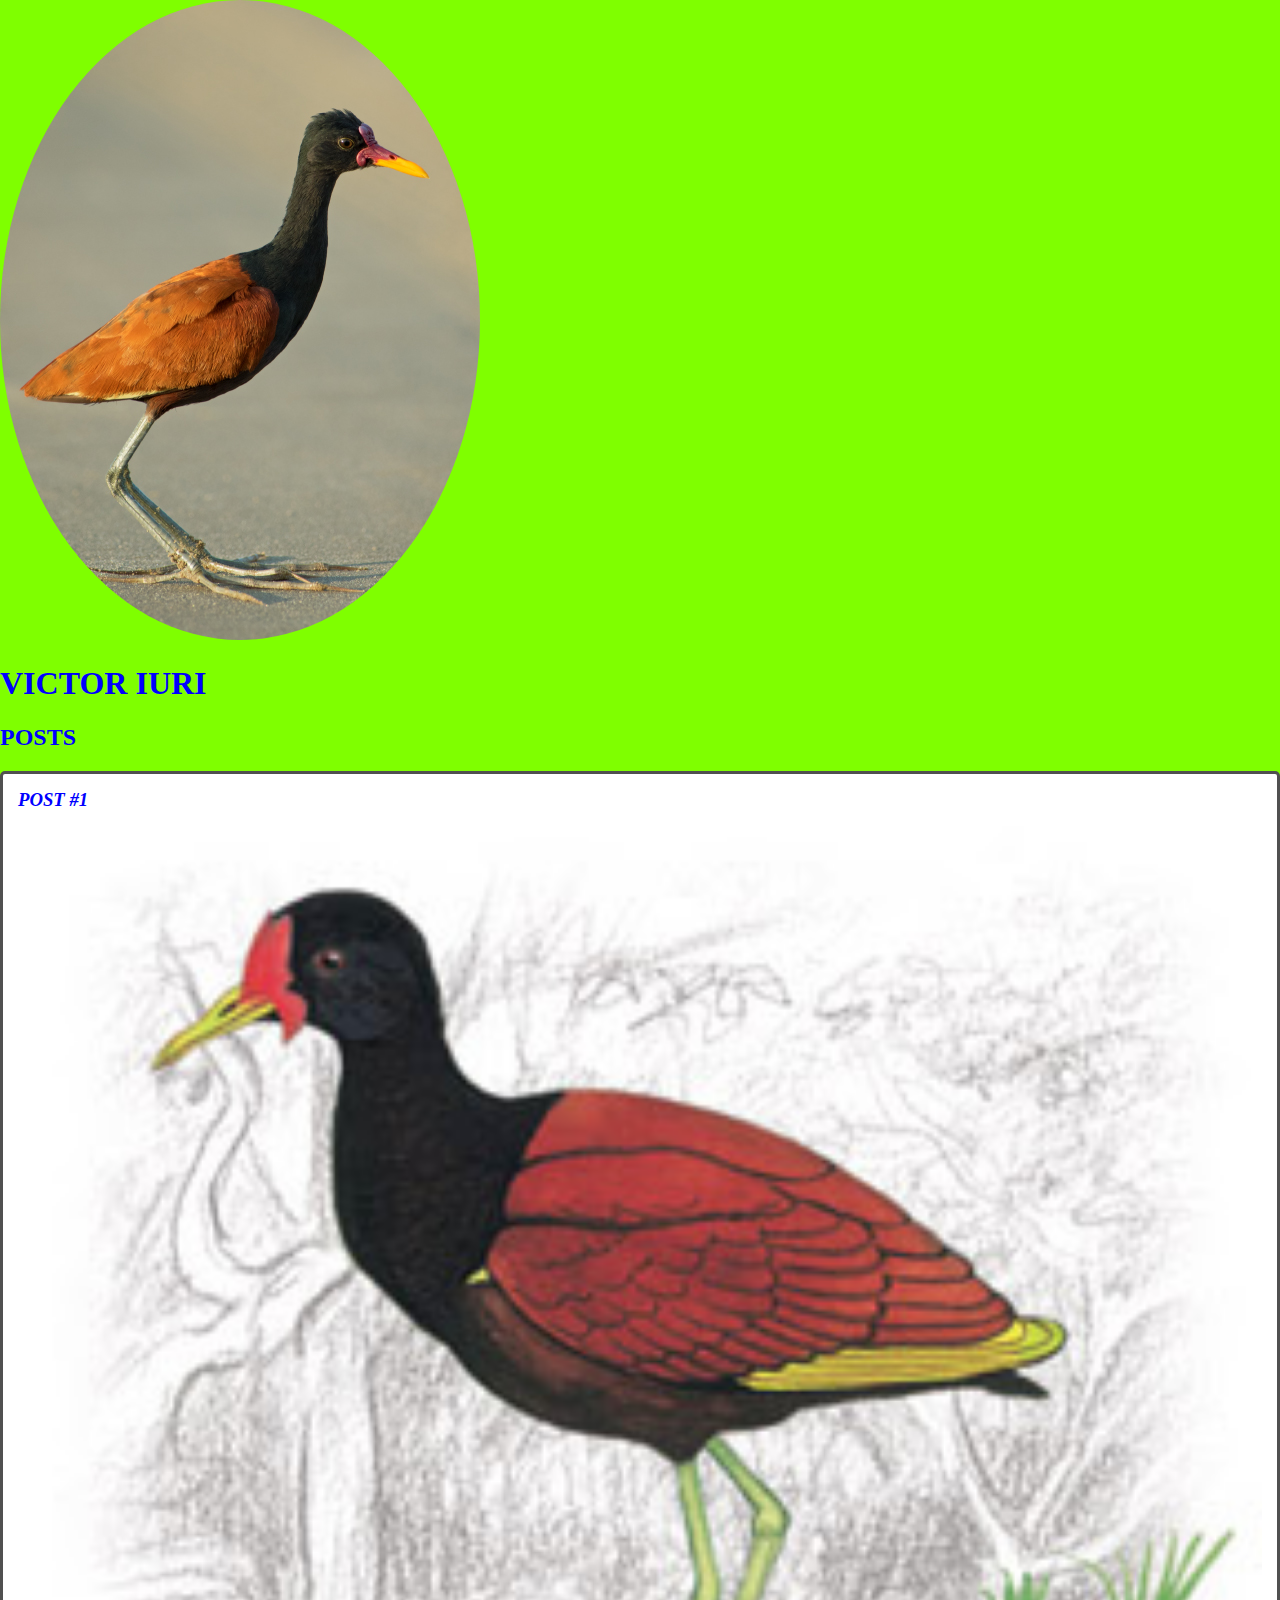
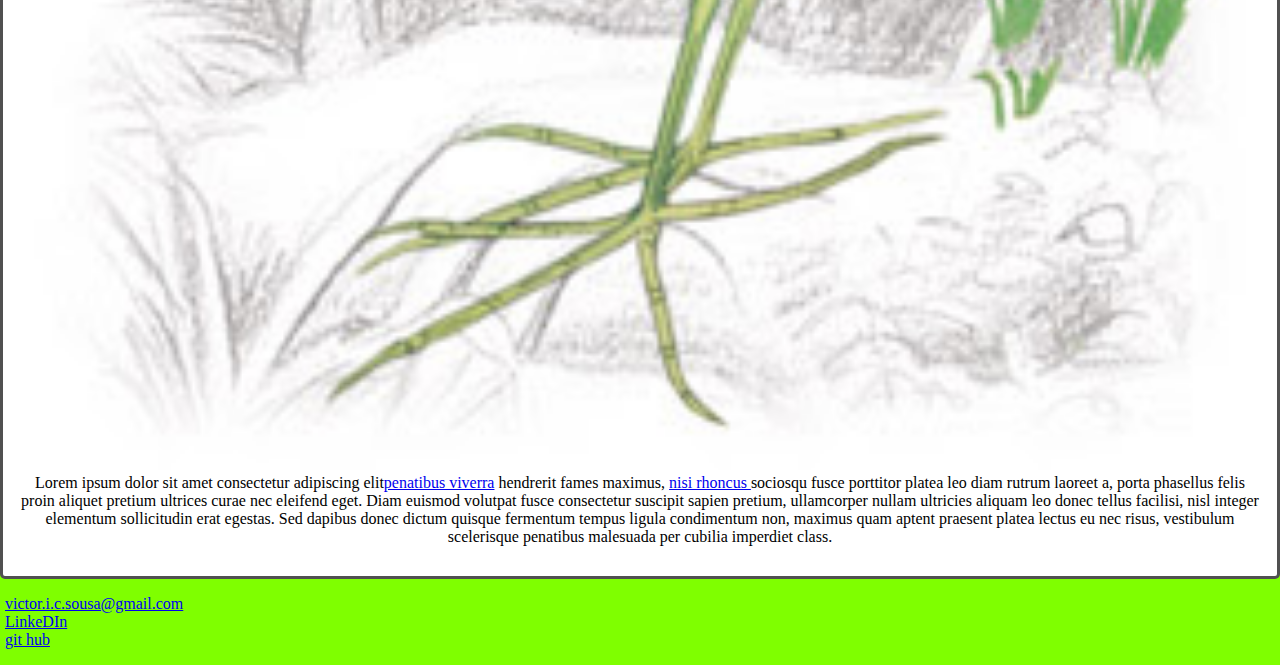
<file: Spread Fullstack Developer/HTML/index.html>
<!DOCTYPE html>
<html>
    <head>
        <meta charset="utf-8">
        <title>Victor Iuri</title>
        <link rel="stylesheet" href="style.css">
    </head>
    <body>
        <header>
            <img src="H.jpg" alt="Jaçanã" class = "photo">
            <h1 id="title">Victor Iuri</h1>
        </header>
        <section>
            <header>
                <h2 class="subtitle">Posts</h2>
            </header>
            <article class="post">
                <header>
                    <h3 class="post_title"> Post #1</h3>
                    <img src="J.jpg" alt = "Jaçanã" class="image">
                </header>
                <p class="post_content" >
                   Lorem ipsum dolor sit amet consectetur adipiscing elit<a href = "https://www.linkedin.com/in/victor-sousa-677912125/" target="_blank">penatibus viverra</a> hendrerit fames maximus, <a href = "mailto:victor.i.c.sousa@gmail.com"> nisi rhoncus  </a>sociosqu fusce porttitor platea leo diam rutrum laoreet a, porta phasellus felis proin aliquet pretium ultrices curae nec eleifend eget. Diam euismod volutpat fusce consectetur suscipit sapien pretium, ullamcorper nullam ultricies aliquam leo donec tellus facilisi, nisl integer elementum sollicitudin erat egestas. Sed dapibus donec dictum quisque fermentum tempus ligula condimentum non, maximus quam aptent praesent platea lectus eu nec risus, vestibulum scelerisque penatibus malesuada per cubilia imperdiet class.
                </p>
            </article>
        </section>
        <footer>
           <ul class="list">
                <li>
                    <a href="mailto:victor.i.c.sousa@gmail.com" target="_blank">victor.i.c.sousa@gmail.com</a>
                </li>
                <li>
                    <a href="https://www.linkedin.com/in/victor-sousa-677912125/" target="_blank">LinkeDIn</a>
                </li>
                <li>
                    <a href="https://github.com/souiuri" target="_blank">git hub</a>
                </li>
           </ul>
        </footer>
    </body>
</html>
</file>
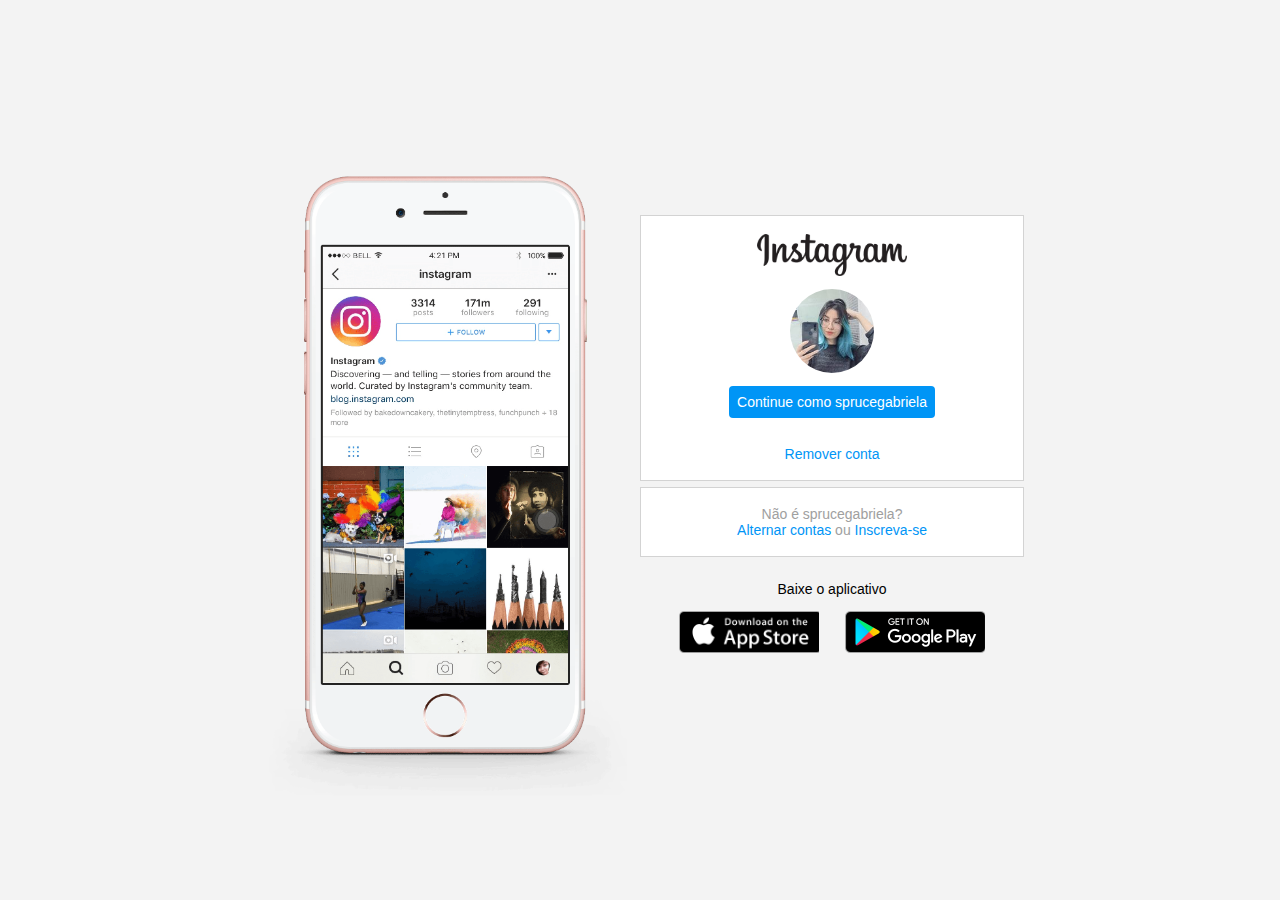
<file: Spread Fullstack Developer/FLEXBOX/INSTAGRAM/index.html>
<!DOCTYPE html>
<html lang="en">
<head>
    <meta charset="UTF-8">
    <meta name="viewport" content="width=device-width, initial-scale=1.0">
    <link rel="stylesheet" href="style.css">
    <title>Instagram</title>
</head>
<body>
    <div class="instagram-wrapper">
        <div class="instagram-phone">
            <img src="./img/instagram-celular.png" alt="celular">
        </div>
        <div class="instagram-continue">
            <div class="group">
                <img src="./img/instagram-logo.png" class="instagram-logo" alt="instagram logo">
                <div class="profile-photo">
                    <img src="./img/perfil-instagram.jpg" alt="foto de perfil">
                </div>
                <a href="#" class="instagram-login">Continue como sprucegabriela</a>
                <a href="#" class="instagram-logout">Remover conta</a>
            </div>
            <div class="group">
                <p class="not-account">Não é sprucegabriela?</p>
                <p class="not-account">
                    <span class="link-blue">Alternar contas</span>
                    ou
                    <span class="link-blue">Inscreva-se</span>
                </p>
            </div>
            <div class="get-the-app">
                <p class="get-app">Baixe o aplicativo</p>
                <div class="download">
                    <a href="#" class="app-download"></a>
                    <a href="#" class="app-download"></a>
                </div>
            </div>
        </div>
    </div>
</body>
</html>
</file>
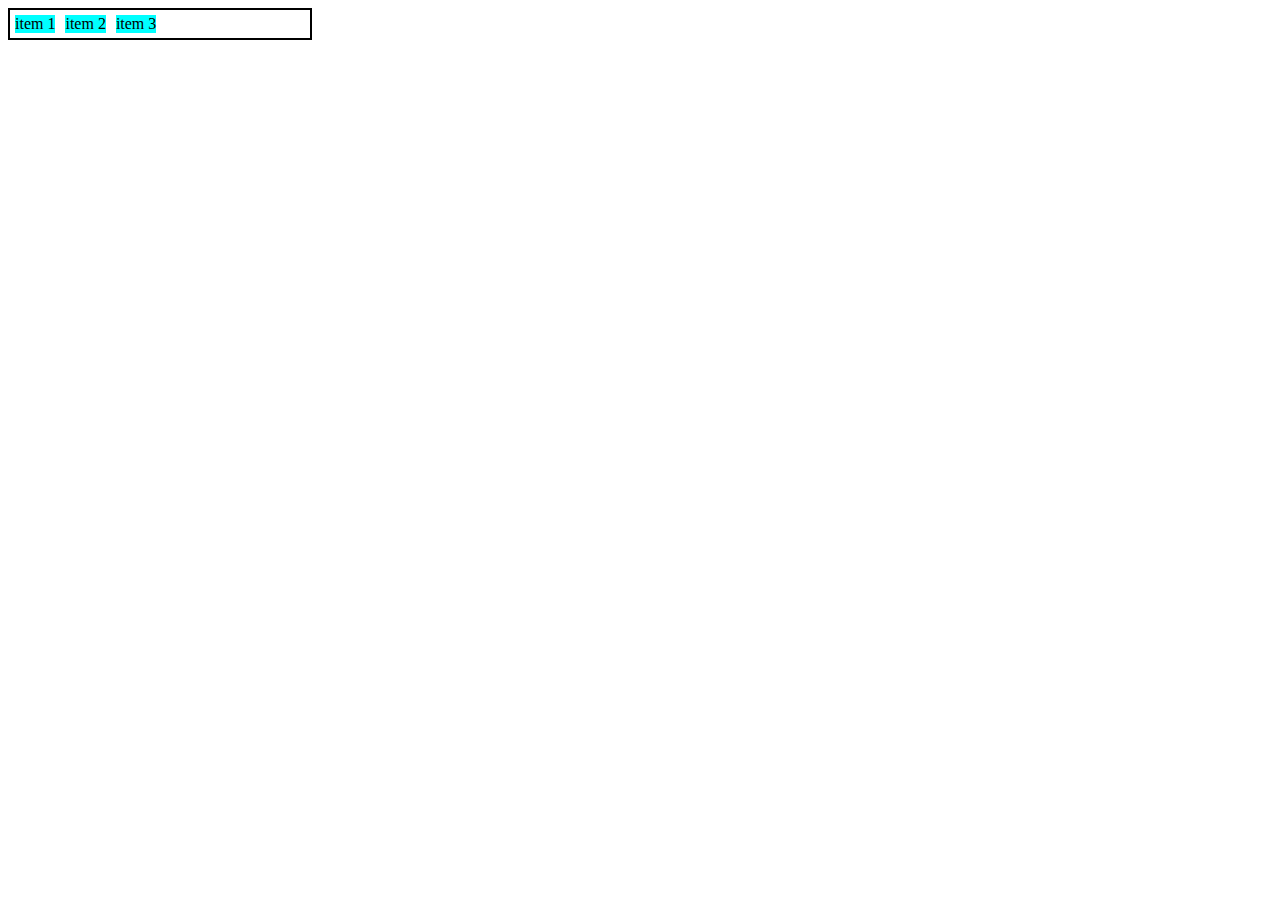
<file: Spread Fullstack Developer/FLEXBOX/0-display-flex.html>
<!DOCTYPE html>
<html lang="en">
<head>
    <meta charset="UTF-8">
    <meta http-equiv="X-UA-Compatible" content="IE=edge">
    <meta name="viewport" content="width=device-width, initial-scale=1.0">
    <title>Fundamentos - Display flex</title>
    <style>
    .flex{
        max-width: 300px;
        padding: 10xp;
        border: 2px solid black;
        display: flex;
    }

    .item{
        background-color: aqua;
        margin: 5px;
    }
    </style>
</head>
<body>
    <div class = "flex">
        <div class = "item">item 1</div>
        <div class = "item">item 2</div>
        <div class = "item">item 3</div>
    </div>
</body>
</html>
</file>
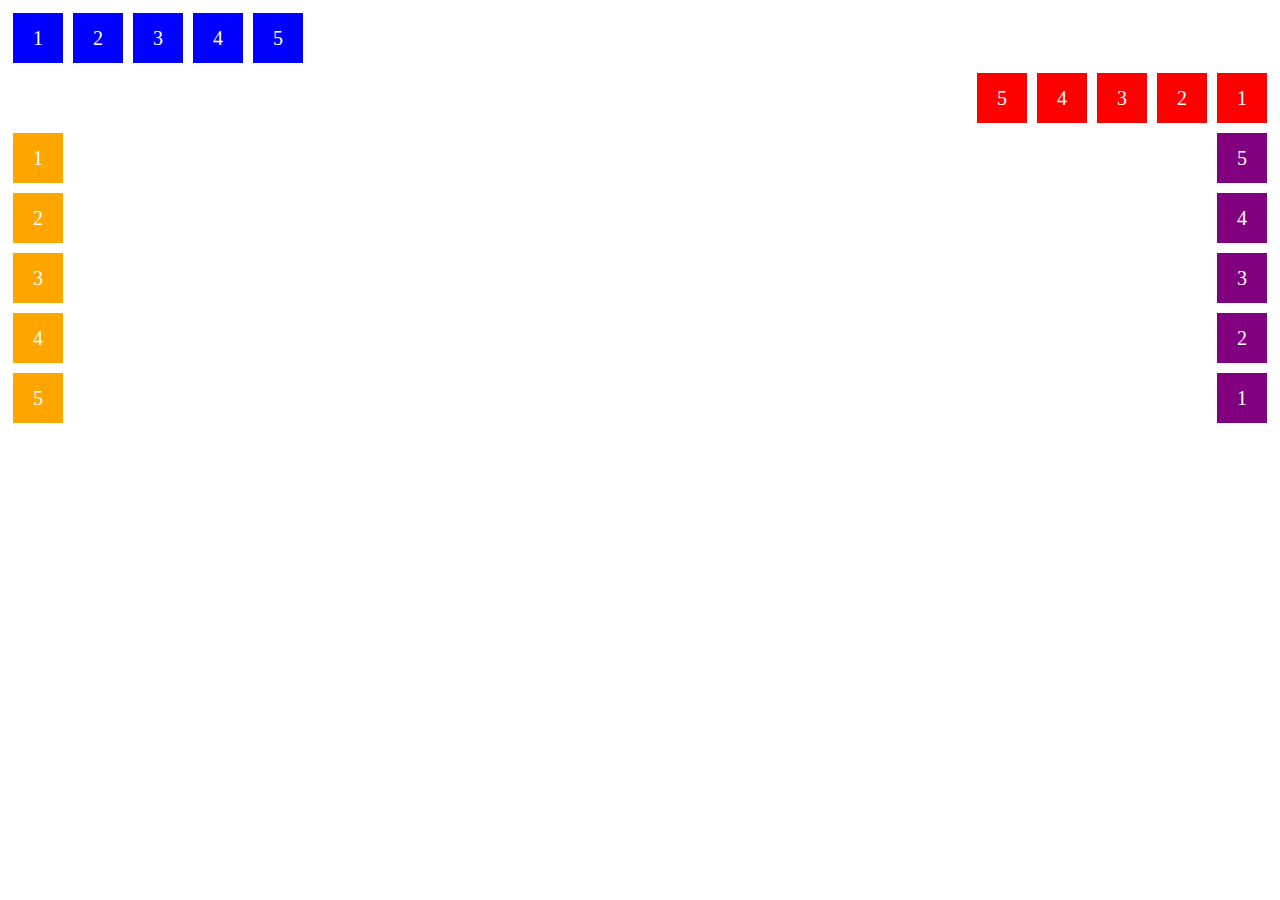
<file: Spread Fullstack Developer/FLEXBOX/1-display-flex.html>
<!DOCTYPE html>
<html lang="en">
<head>
    <meta charset="UTF-8">
    <meta http-equiv="X-UA-Compatible" content="IE=edge">
    <meta name="viewport" content="width=device-width, initial-scale=1.0">
    <title>fundamentos - flex direction</title>
    <style>
        .flex-container{
            margin: 0;
            padding: 0;
            display: flex;
            list-style: none;
        }
       
        .flex-item{
            background: blue;
            height:  50px;
            width: 50px;
            line-height: 50px;
            font-size: 20px;
            color: white;
            text-align: center;
            margin: 5px;
        }

        .row{
            flex-direction: row;
        }
        
        .row-reverse{
            flex-direction: row-reverse;
        }
        
        .row-reverse li{
            background-color: red;
        }

        .column{
            float: left;
            flex-direction: column;
        }
        
        .column li{
            background: orange;
        }

        .column-reverse{
            float: right;
            flex-direction: column-reverse; 
        }
        .column-reverse li{
            background: purple ;
        }
    </style>
</head>
<body>
    <ul class="flex-container row">
        <li class="flex-item">1</li>
        <li class="flex-item">2</li>
        <li class="flex-item">3</li>
        <li class="flex-item">4</li>
        <li class="flex-item">5</li>
    </ul>
    
    <ul class="flex-container row-reverse">
        <li class="flex-item">1</li>
        <li class="flex-item">2</li>
        <li class="flex-item">3</li>
        <li class="flex-item">4</li>
        <li class="flex-item">5</li>
    </ul>

    <ul class="flex-container column">
        <li class="flex-item">1</li>
        <li class="flex-item">2</li>
        <li class="flex-item">3</li>
        <li class="flex-item">4</li>
        <li class="flex-item">5</li>
    </ul>

    <ul class="flex-container column-reverse">
        <li class="flex-item">1</li>
        <li class="flex-item">2</li>
        <li class="flex-item">3</li>
        <li class="flex-item">4</li>
        <li class="flex-item">5</li>
    </ul>
</body>
</html>
</file>
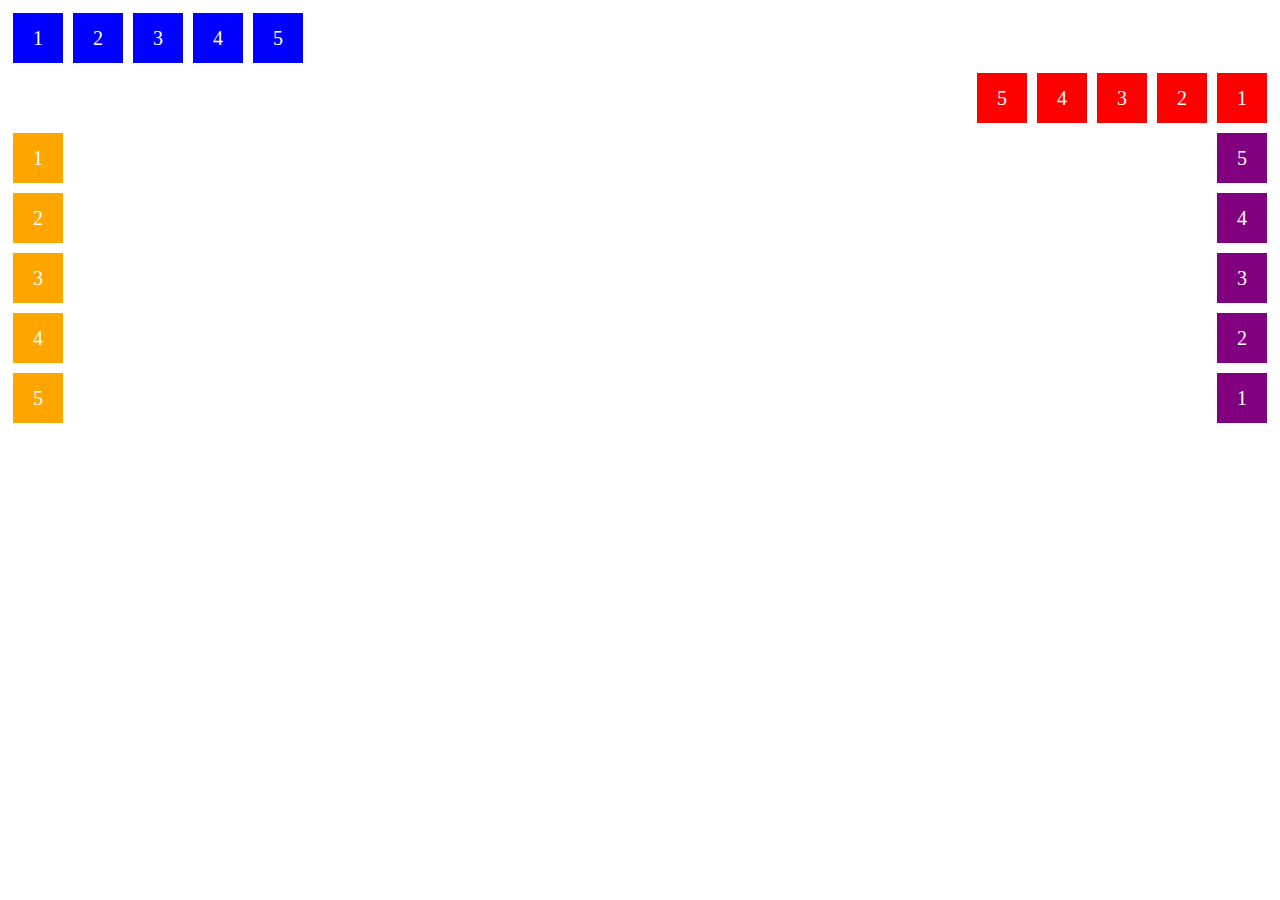
<file: Spread Fullstack Developer/FLEXBOX/1-flex-directtion.html>
<!DOCTYPE html>
<html lang="en">
<head>
    <meta charset="UTF-8">
    <meta http-equiv="X-UA-Compatible" content="IE=edge">
    <meta name="viewport" content="width=device-width, initial-scale=1.0">
    <title>fundamentos - flex direction</title>
    <style>
        .flex-container{
        margin: 0;
        padding: 0;
        display: flex;
        list-style: none;
    }

    .flex-item{
        background: blue;
        height:  50px;
        width: 50px;
        line-height: 50px;
        font-size: 20px;
        color: white;
        text-align: center;
        margin: 5px;
    }

    .row{
        flex-direction: row;
    }

    .row-reverse{
        flex-direction: row-reverse;
    }

    .row-reverse li{
        background-color: red;
    }

    .column{
        float: left;
        flex-direction: column;
    }

    .column li{
        background: orange;
    }

    .column-reverse{
        float: right;
        flex-direction: column-reverse; 
    }
    .column-reverse li{
        background: purple ;
    }
    </style>
</head>
<body>
    <ul class="flex-container row">
        <li class="flex-item">1</li>
        <li class="flex-item">2</li>
        <li class="flex-item">3</li>
        <li class="flex-item">4</li>
        <li class="flex-item">5</li>
    </ul>
    
    <ul class="flex-container row-reverse">
        <li class="flex-item">1</li>
        <li class="flex-item">2</li>
        <li class="flex-item">3</li>
        <li class="flex-item">4</li>
        <li class="flex-item">5</li>
    </ul>

    <ul class="flex-container column">
        <li class="flex-item">1</li>
        <li class="flex-item">2</li>
        <li class="flex-item">3</li>
        <li class="flex-item">4</li>
        <li class="flex-item">5</li>
    </ul>

    <ul class="flex-container column-reverse">
        <li class="flex-item">1</li>
        <li class="flex-item">2</li>
        <li class="flex-item">3</li>
        <li class="flex-item">4</li>
        <li class="flex-item">5</li>
    </ul>
</body>
</html>
</file>
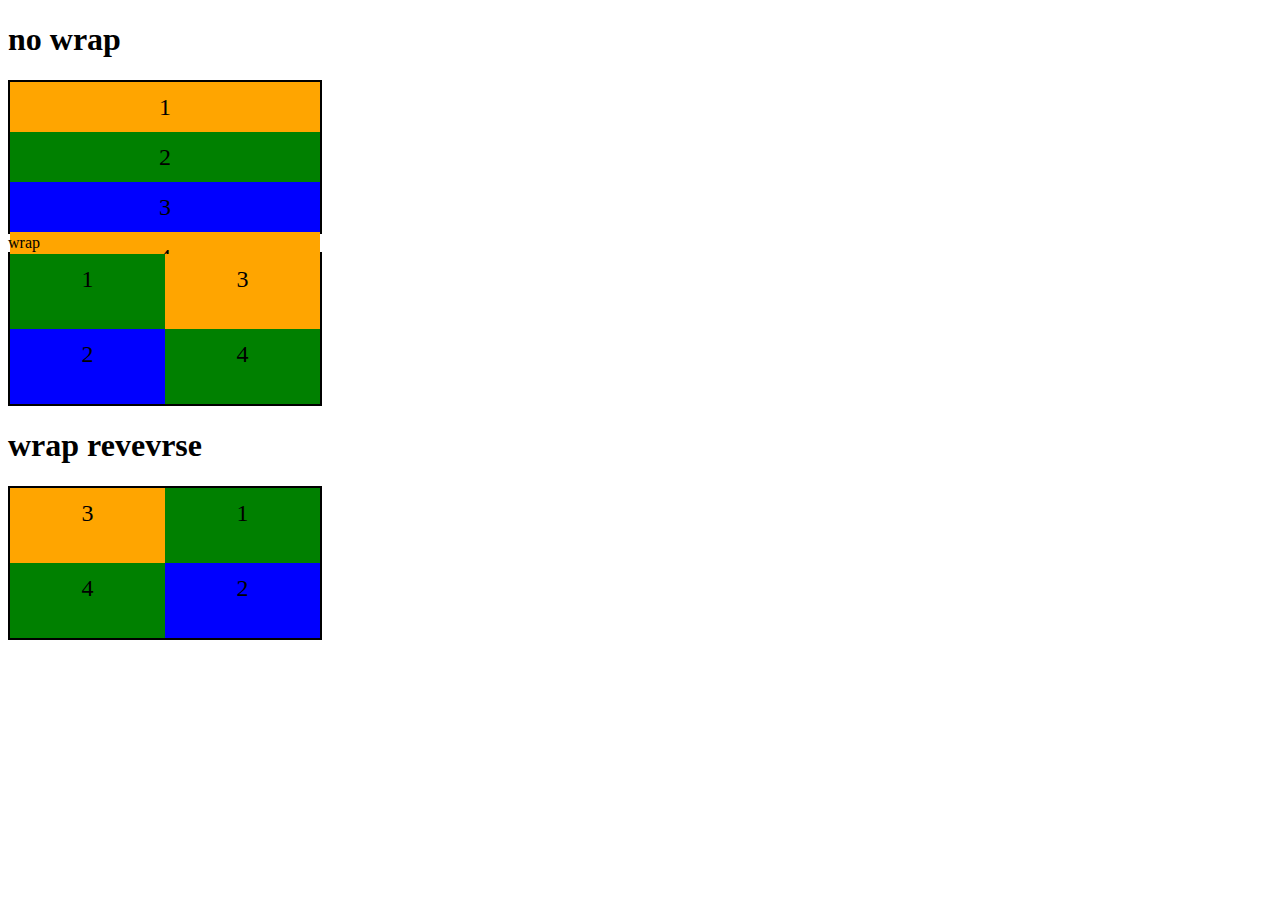
<file: Spread Fullstack Developer/FLEXBOX/2-display-flex.html>
<!DOCTYPE html>
<html lang="en">
<head>
    <meta charset="UTF-8">
    <meta http-equiv="X-UA-Compatible" content="IE=edge">
    <meta name="viewport" content="width=device-width, initial-scale=1.0">
    <title>fundamentos - flex wrap</title>
    <style>
        .flex-container{
            display: flex;
            height: 150px;
            border: 2px solid black;
            max-width: 310px;
            flex-direction: column;
        }

        .item{
            font-size: 24px;
            height: 50%;
            text-align: center;
            min-width: 100px;
            line-height: 50px;
        }
        .nowrap{
            flex-wrap: nowrap;
        }
        .wrap{
            flex-wrap: wrap;
        }
        .wrap-reverse{
            flex-wrap: wrap-reverse;
        }
        .blue{
            background-color: blue;
        }
        .green{
            background-color: green;
        }
        .orange{
            background-color: orange;
        }
    </style>
</head>
<body>
    <h1>no wrap</h1>
    <div class = "flex-container nowrap">
        <div class="item orange">1</div>
        <div class="item green">2</div>
        <div class="item blue">3</div>
        <div class="item orange">4</div>
    </div>
    <hh1>wrap</hh1>
    <div class="flex-container wrap">
        <div class="item green">1</div>
        <div class="item blue">2</div>
        <div class="item orange">3</div>
        <div class="item green">4</div>
    </div>
     <h1>wrap revevrse</h1>
    <div class="flex-container wrap-reverse">
        <div class="item green">1</div>
        <div class="item blue">2</div>
        <div class="item orange">3</div>
        <div class="item green">4</div>
    </div>
</body>
</html>
</file>
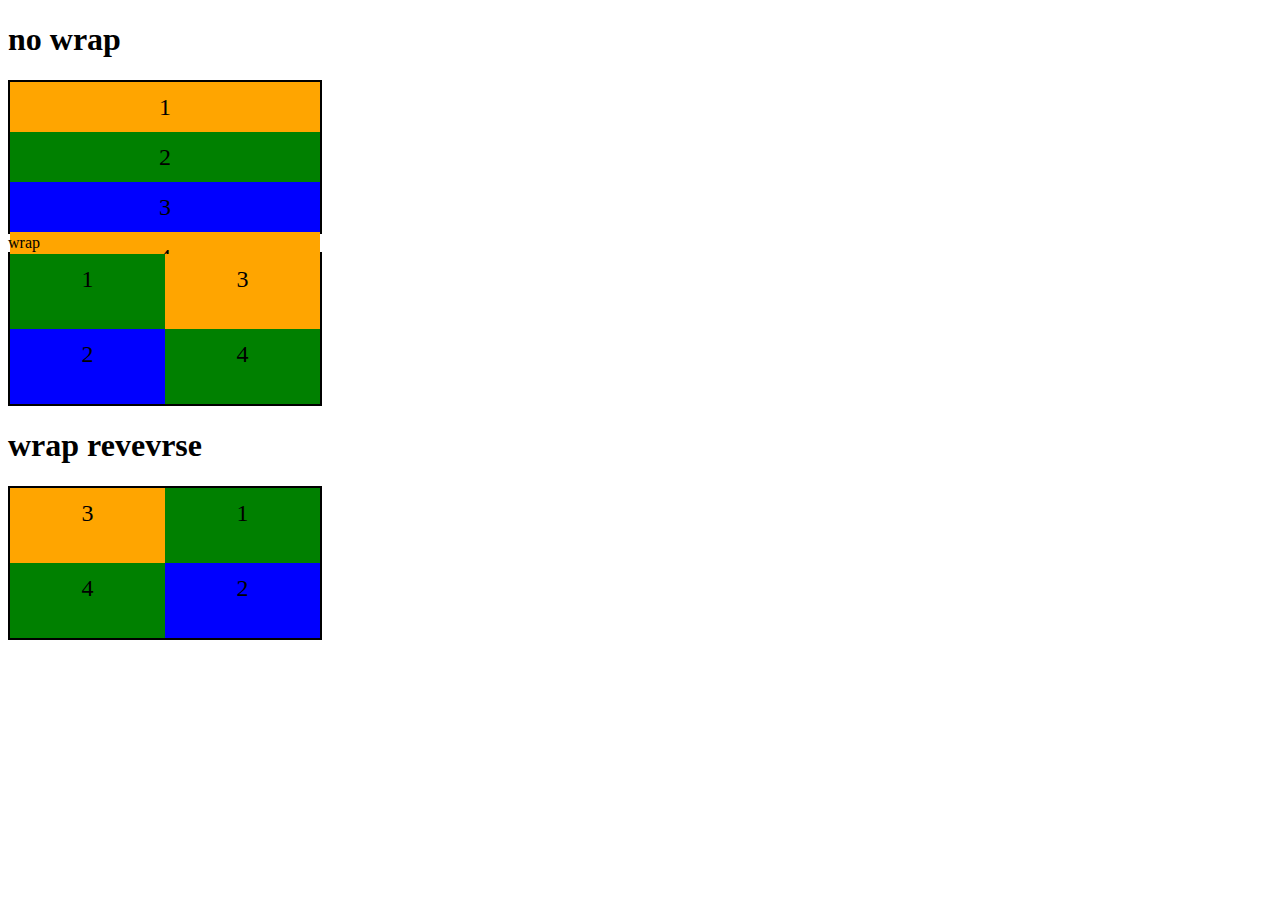
<file: Spread Fullstack Developer/FLEXBOX/2-flex-wrap.html>
<!DOCTYPE html>
<html lang="en">
<head>
    <meta charset="UTF-8">
    <meta http-equiv="X-UA-Compatible" content="IE=edge">
    <meta name="viewport" content="width=device-width, initial-scale=1.0">
    <title>fundamentos - flex wrap</title>
    <style>
        .flex-container{
        display: flex;
        height: 150px;
        border: 2px solid black;
        max-width: 310px;
        flex-direction: column;
    }

    .item{
        font-size: 24px;
        height: 50%;
        text-align: center;
        min-width: 100px;
        line-height: 50px;
    }
    .nowrap{
        flex-wrap: nowrap;
    }
    .wrap{
        flex-wrap: wrap;
    }
    .wrap-reverse{
        flex-wrap: wrap-reverse;
    }
    .blue{
        background-color: blue;
    }
    .green{
        background-color: green;
    }
    .orange{
        background-color: orange;
    }
    </style>
</head>
<body>
    <h1>no wrap</h1>
    <div class = "flex-container nowrap">
        <div class="item orange">1</div>
        <div class="item green">2</div>
        <div class="item blue">3</div>
        <div class="item orange">4</div>
    </div>
    <hh1>wrap</hh1>
    <div class="flex-container wrap">
        <div class="item green">1</div>
        <div class="item blue">2</div>
        <div class="item orange">3</div>
        <div class="item green">4</div>
    </div>
     <h1>wrap revevrse</h1>
    <div class="flex-container wrap-reverse">
        <div class="item green">1</div>
        <div class="item blue">2</div>
        <div class="item orange">3</div>
        <div class="item green">4</div>
    </div>
</body>
</html>
</file>
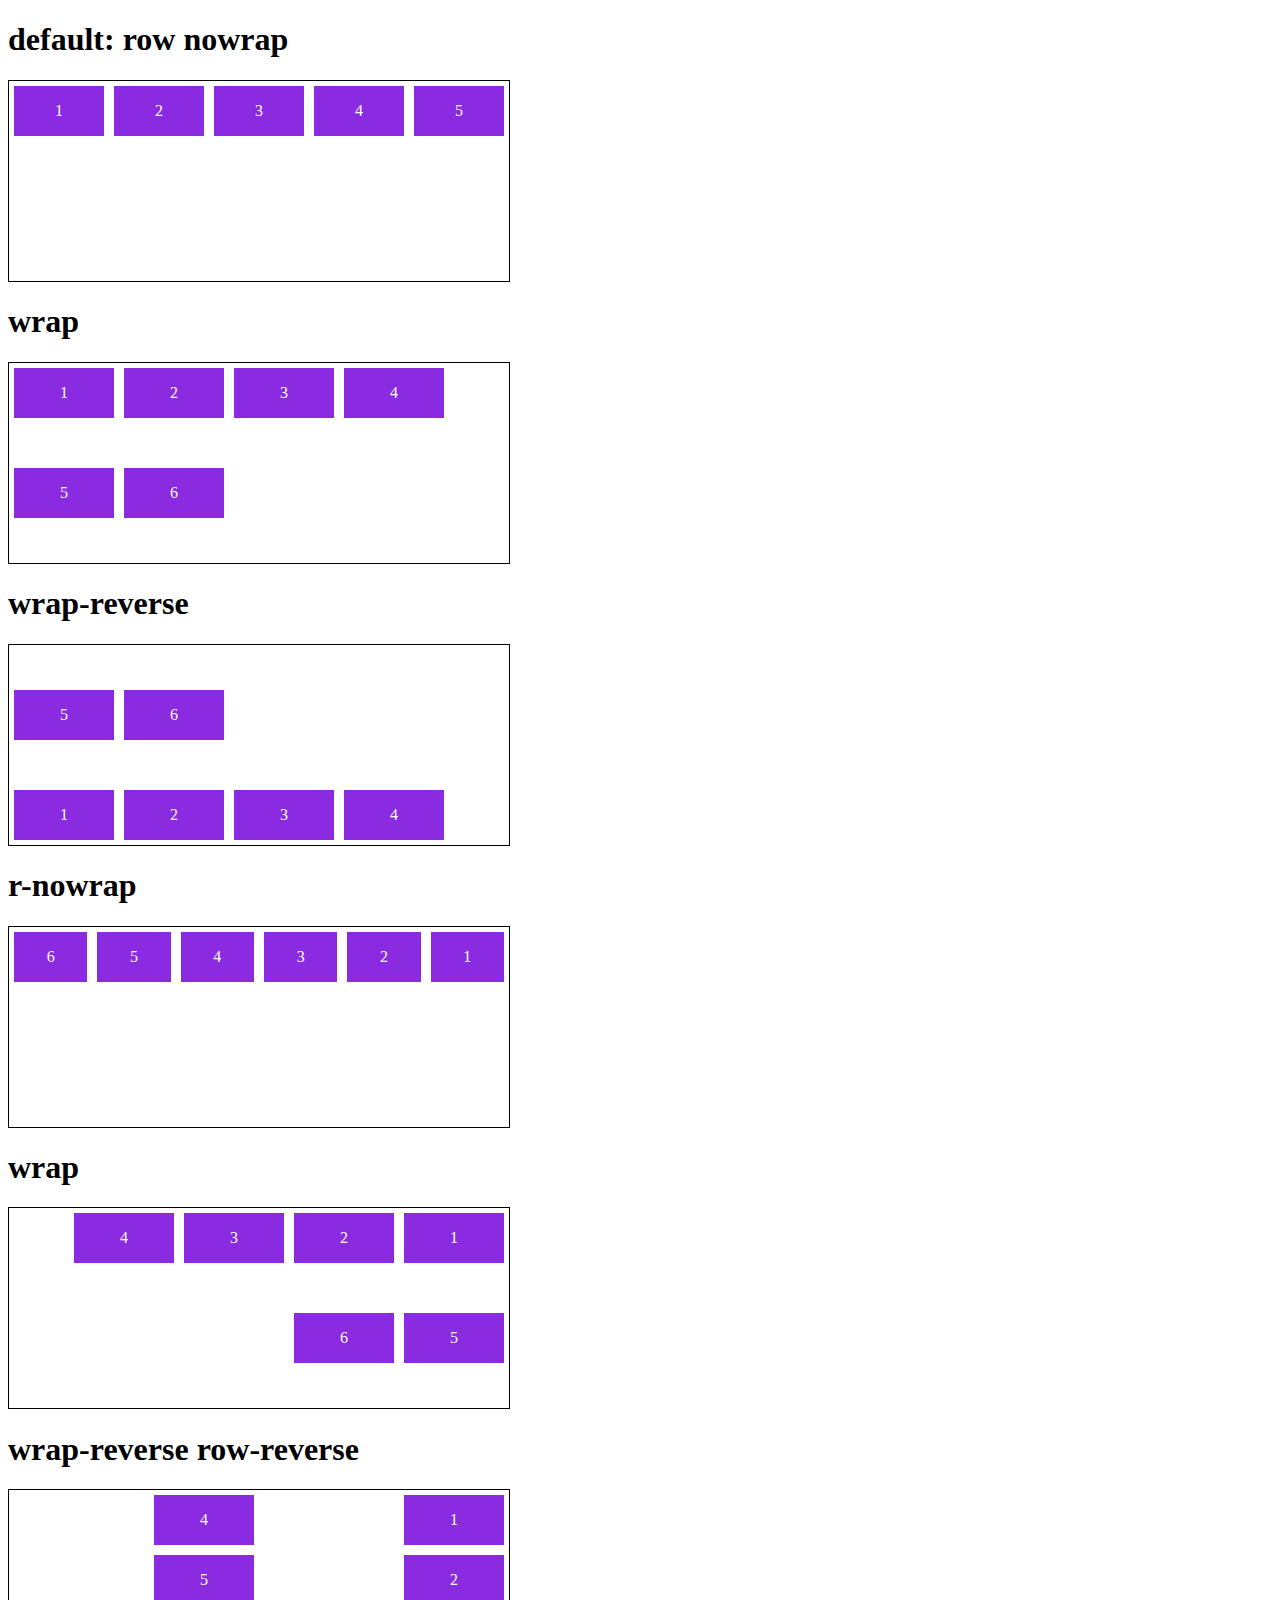
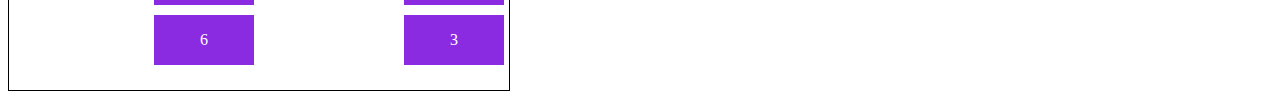
<file: Spread Fullstack Developer/FLEXBOX/3-flex-flow.html>
<!DOCTYPE html>
<html lang="en">
<head>
    <meta charset="UTF-8">
    <meta http-equiv="X-UA-Compatible" content="IE=edge">
    <meta name="viewport" content="width=device-width, initial-scale=1.0">
    <title>fundamentos - flex flow</title>
    <style>
    .flex-container{
        display: flex;
        border: 1px solid black;
        max-width: 500px;
        margin-bottom: 10px;
        height: 200px;
    }

    .default{
        flex-flow: row nowrap;
    }

    .wrap{
        flex-flow: wrap;
    }

    .wrap-reverse{
        flex-flow: row wrap-reverse;
    }

    .r-nowrap{
        flex-flow: row-reverse nowrap;
    }

    .r-wrap{
        flex-flow: row-reverse wrap;
    }
    .rr-wrap{
        flex-flow: column wrap-reverse;
    }

    .item{
        background-color: blueviolet;
        margin: 5px;
        color: white;
        text-align: center;
        width: 100px;
        height: 50px;
        line-height: 50px;
    }
    </style>
</head>
<body>
    <h1>default: row nowrap</h1>
    <div class="flex-container default">
        <div class="item">1</div>
        <div class="item">2</div>
        <div class="item">3</div>
        <div class="item">4</div>
        <div class="item">5</div>
    </div>
    <h1>wrap</h1>
    <div class="flex-container wrap">
        <div class="item">1</div>
        <div class="item">2</div>
        <div class="item">3</div>
        <div class="item">4</div>
        <div class="item">5</div>
        <div class="item">6</div>
    </div>
    <h1>wrap-reverse</h1>
    <div class="flex-container wrap-reverse">
        <div class="item">1</div>
        <div class="item">2</div>
        <div class="item">3</div>
        <div class="item">4</div>
        <div class="item">5</div>
        <div class="item">6</div>
    </div>
    <h1>r-nowrap</h1>
    <div class="flex-container r-nowrap">
        <div class="item">1</div>
        <div class="item">2</div>
        <div class="item">3</div>
        <div class="item">4</div>
        <div class="item">5</div>
        <div class="item">6</div>
    </div>
    <h1>wrap</h1>
    <div class="flex-container r-wrap">
        <div class="item">1</div>
        <div class="item">2</div>
        <div class="item">3</div>
        <div class="item">4</div>
        <div class="item">5</div>
        <div class="item">6</div>
    </div>
    <h1>wrap-reverse row-reverse</h1>
    <div class="flex-container rr-wrap">
        <div class="item">1</div>
        <div class="item">2</div>
        <div class="item">3</div>
        <div class="item">4</div>
        <div class="item">5</div>
        <div class="item">6</div>
    </div>
</body>
</html>
</file>
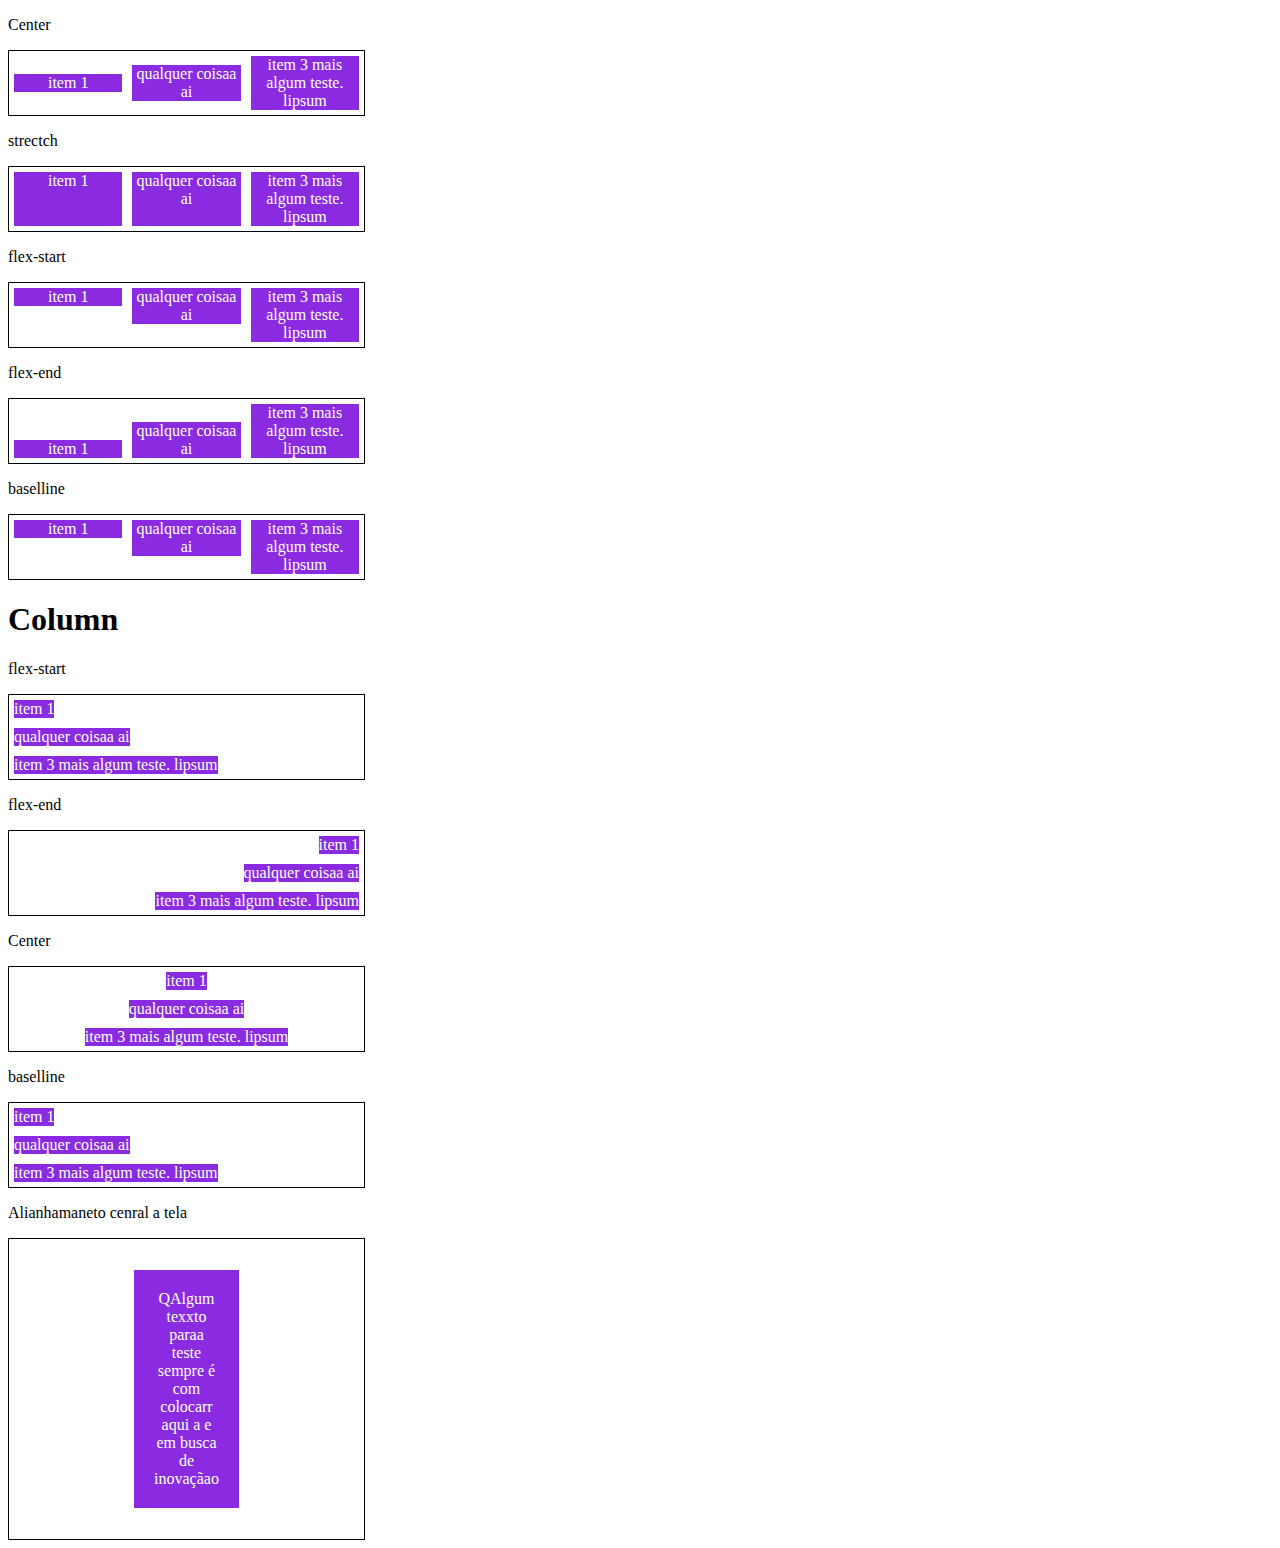
<file: Spread Fullstack Developer/FLEXBOX/5-align-items.html>
<!DOCTYPE html>
<html lang="en">
<head>
    <meta charset="UTF-8">
    <meta http-equiv="X-UA-Compatible" content="IE=edge">
    <meta name="viewport" content="width=device-width, initial-scale=1.0">
    <title>fundamentos - align items</title>
    <style>
        .container{
            max-width: 355px;
            border: 1px solid black;
            display: flex;
        }

        .item{
            background-color: blueviolet;
            margin: 5px;
            color: white;
            text-align: center;
            flex: 1;
        }

        .center{
            align-items: center;
        }

        .strectch{
            align-items: stretch;
        }

        .flex-start{
            align-items: flex-start;
        }

        .flex-end{
            align-items: flex-end;
        }

        .baseline{
            align-items: baseline;
        }
        
        .column{
            flex-direction: column;
        }
        .central{
            height: 300px;
            justify-content: center;
        }

        .central .item{
            flex: 0;
            padding: 20px;
        }
    </style>
</head>
<body>
    <p>Center</p>
    <section class="container center">
        <div class="item">item 1</div>
        <div class="item">qualquer coisaa ai</div>
        <div class="item">item 3 mais algum teste. lipsum</div>
    </section>

    <p>strectch</p>
    <section class="container strectch">
        <div class="item">item 1</div>
        <div class="item">qualquer coisaa ai</div>
        <div class="item">item 3 mais algum teste. lipsum</div>
    </section>
   
    <p>flex-start</p>
    <section class="container flex-start">
        <div class="item">item 1</div>
        <div class="item">qualquer coisaa ai</div>
        <div class="item">item 3 mais algum teste. lipsum</div>
    </section>

    <p>flex-end</p>
    <section class="container flex-end">
        <div class="item">item 1</div>
        <div class="item">qualquer coisaa ai</div>
        <div class="item">item 3 mais algum teste. lipsum</div>
    </section>

    <p>baselline</p>
    <section class="container baseline">
        <div class="item">item 1</div>
        <div class="item">qualquer coisaa ai</div>
        <div class="item">item 3 mais algum teste. lipsum</div>
    </section>

    <h1>Column</h1>
    <p>flex-start</p>
    <section class="container flex-start column">
        <div class="item">item 1</div>
        <div class="item">qualquer coisaa ai</div>
        <div class="item">item 3 mais algum teste. lipsum</div>
    </section>

    <p>flex-end</p>
    <section class="container flex-end column">
        <div class="item">item 1</div>
        <div class="item">qualquer coisaa ai</div>
        <div class="item">item 3 mais algum teste. lipsum</div>
    </section>

    <p>Center</p>
    <section class="container center column">
        <div class="item">item 1</div>
        <div class="item">qualquer coisaa ai</div>
        <div class="item">item 3 mais algum teste. lipsum</div>
    </section>
    
    <p>baselline</p>
    <section class="container baseline column">
        <div class="item">item 1</div>
        <div class="item">qualquer coisaa ai</div>
        <div class="item">item 3 mais algum teste. lipsum</div>
    </section>
    <p>Alianhamaneto cenral a tela</p>
    <section class="container central center">
        <div class="item">QAlgum texxto paraa teste sempre é com colocarr 
            aqui  a e em busca de inovaçãao
        </div>
    </section>
</body>
</html>
</file>
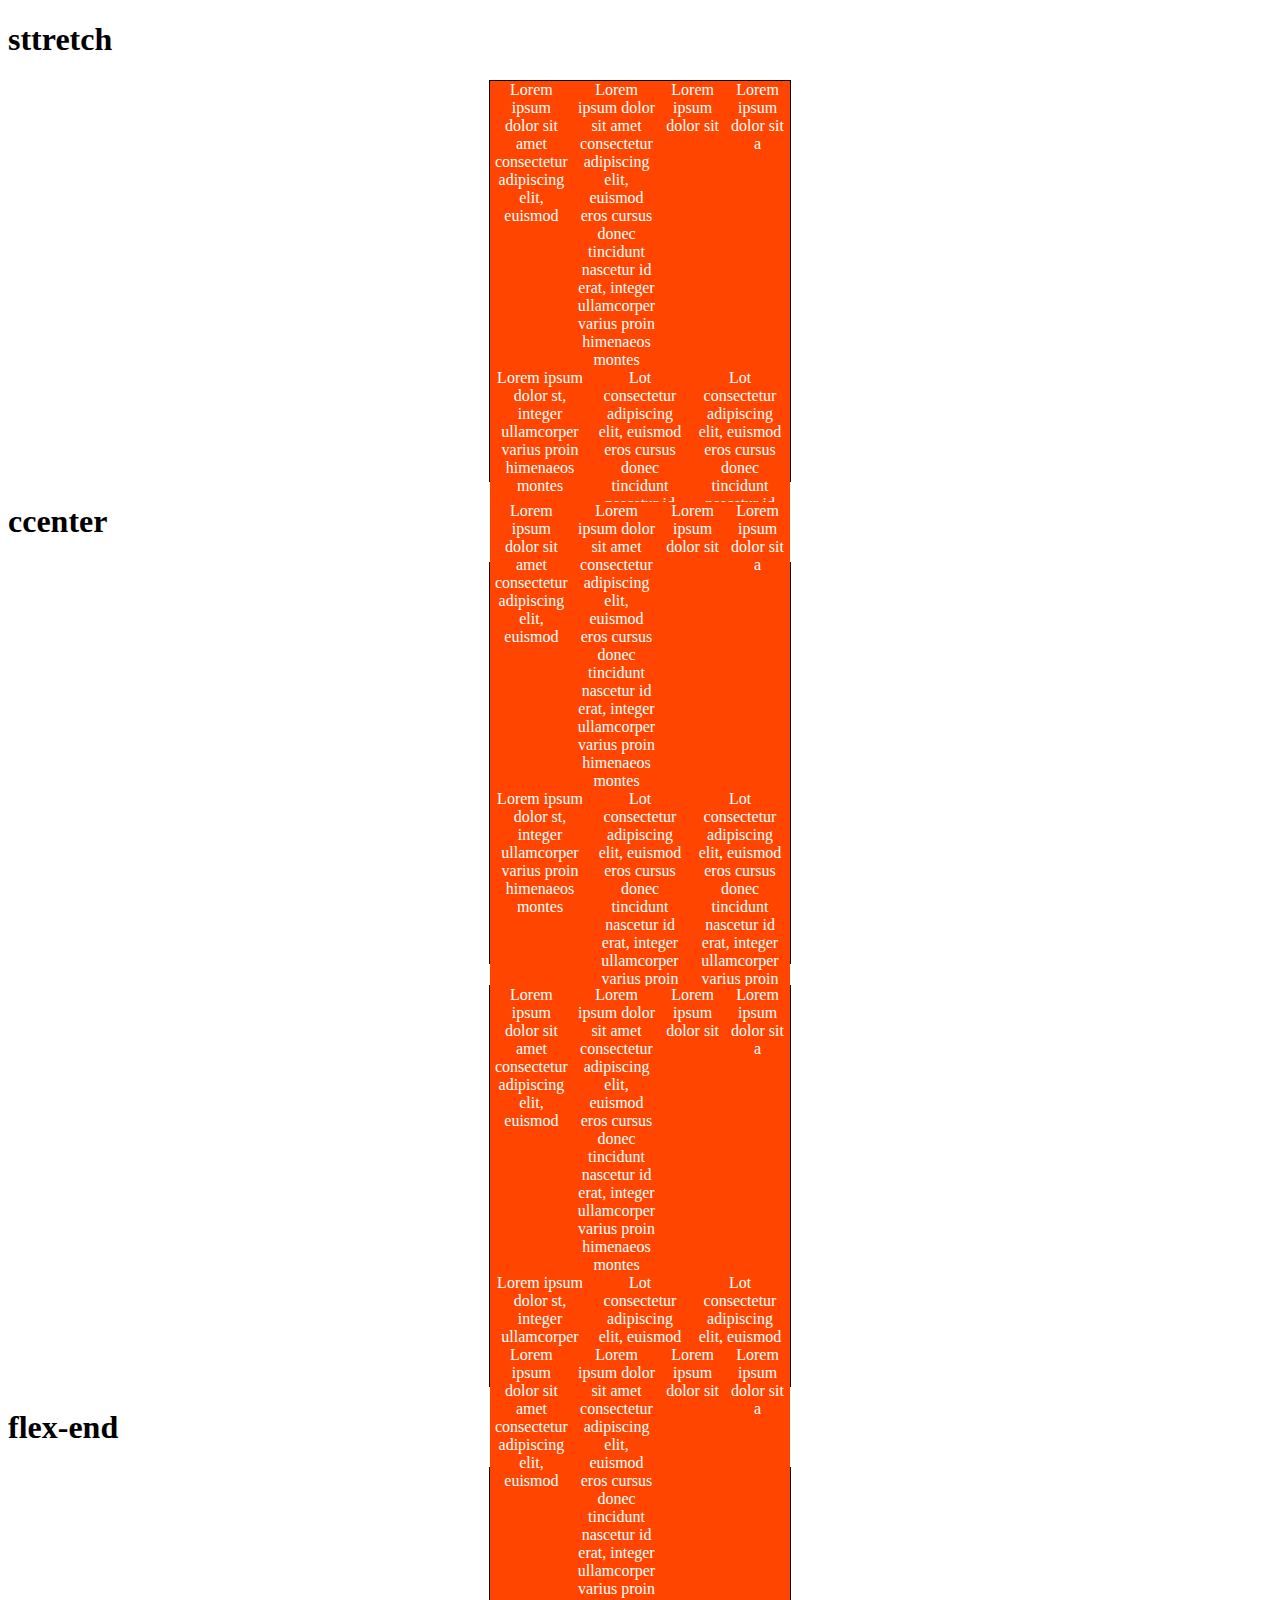
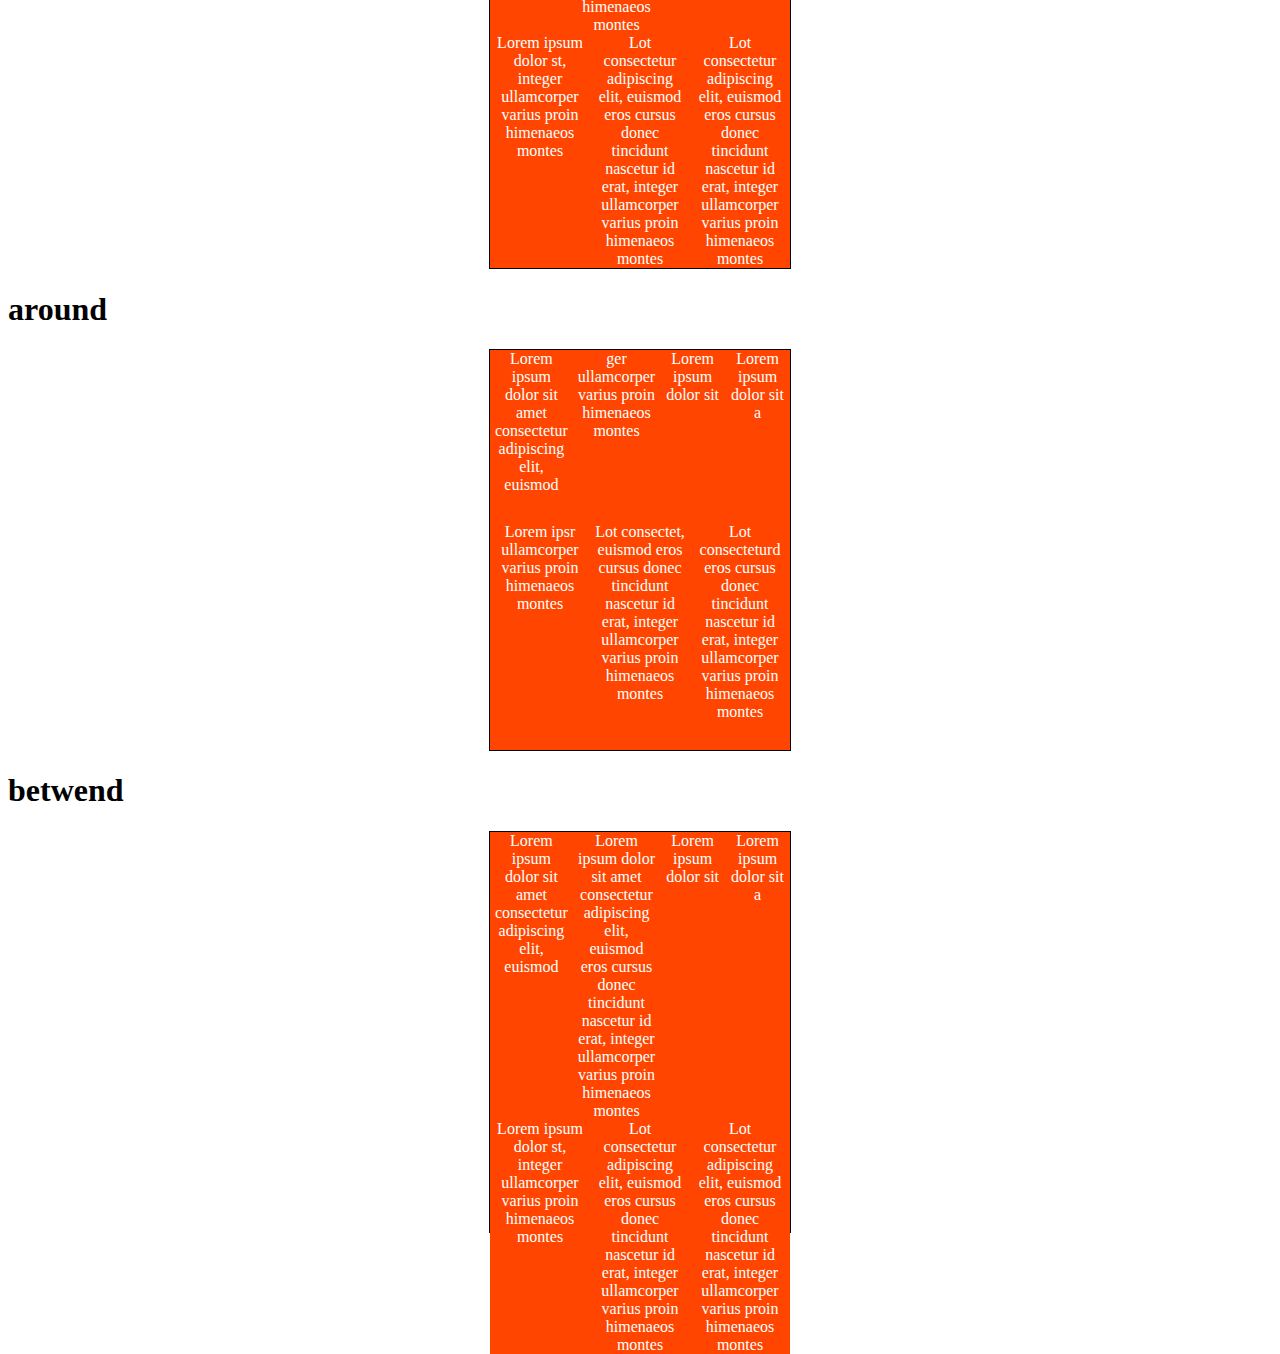
<file: Spread Fullstack Developer/FLEXBOX/6-aalign-items.html>
<!DOCTYPE html>
<html lang="en">
<head>
    <meta charset="UTF-8">
    <meta http-equiv="X-UA-Compatible" content="IE=edge">
    <meta name="viewport" content="width=device-width, initial-scale=1.0">
    <title>fundamenttos - align content</title>
    <style>
        .container{
            height: 400px;
            max-width: 300px;
            margin: 0 auto;
            display: flex;
            flex-wrap: wrap;
            border: 1px solid black;
        }

        .item{
            background-color: orangered;
            padding: 0 5px;
            flex: 1;
            text-align: center;
            color: white;
        }

        .stretch{
            align-content: stretch;
        }

        .center{
            align-content: center;
        }

        .flex-start{
            align-content: flex-start;
        }
        
        .flex-end{
            align-content: flex-end;
        }

        .around{
            align-content: space-around;
        }

        .betwend{
            align-content: space-between;
        }
    </style>
</head>
<body>
    <h1>sttretch</h1>
    <div class="container stretch">
        <div class="item">Lorem ipsum dolor sit amet consectetur adipiscing elit, euismod </div>
        <div class="item">Lorem ipsum dolor sit amet consectetur adipiscing elit, euismod eros cursus donec tincidunt nascetur id erat, integer ullamcorper varius proin himenaeos montes</div>
        <div class="item">Lorem ipsum dolor sit </div>
        <div class="item">Lorem ipsum dolor sit a</div>
        <div class="item">Lorem ipsum dolor st, integer ullamcorper varius proin himenaeos montes</div>
        <div class="item">Lot consectetur adipiscing elit, euismod eros cursus donec tincidunt nascetur id erat, integer ullamcorper varius proin himenaeos montes</div>
        <div class="item">Lot consectetur adipiscing elit, euismod eros cursus donec tincidunt nascetur id erat, integer ullamcorper varius proin himenaeos montes</div>
    </div>
    
    <h1>ccenter</h1>
    <div class="container center">
        <div class="item">Lorem ipsum dolor sit amet consectetur adipiscing elit, euismod </div>
        <div class="item">Lorem ipsum dolor sit amet consectetur adipiscing elit, euismod eros cursus donec tincidunt nascetur id erat, integer ullamcorper varius proin himenaeos montes</div>
        <div class="item">Lorem ipsum dolor sit </div>
        <div class="item">Lorem ipsum dolor sit a</div>
        <div class="item">Lorem ipsum dolor st, integer ullamcorper varius proin himenaeos montes</div>
        <div class="item">Lot consectetur adipiscing elit, euismod eros cursus donec tincidunt nascetur id erat, integer ullamcorper varius proin himenaeos montes</div>
        <div class="item">Lot consectetur adipiscing elit, euismod eros cursus donec tincidunt nascetur id erat, integer ullamcorper varius proin himenaeos montes</div>
    </div>

    <h1></h1>
    <div class="container">
        <div class="item">Lorem ipsum dolor sit amet consectetur adipiscing elit, euismod </div>
        <div class="item">Lorem ipsum dolor sit amet consectetur adipiscing elit, euismod eros cursus donec tincidunt nascetur id erat, integer ullamcorper varius proin himenaeos montes</div>
        <div class="item">Lorem ipsum dolor sit </div>
        <div class="item">Lorem ipsum dolor sit a</div>
        <div class="item">Lorem ipsum dolor st, integer ullamcorper varius proin himenaeos montes</div>
        <div class="item">Lot consectetur adipiscing elit, euismod eros cursus donec tincidunt nascetur id erat, integer ullamcorper varius proin himenaeos montes</div>
        <div class="item">Lot consectetur adipiscing elit, euismod eros cursus donec tincidunt nascetur id erat, integer ullamcorper varius proin himenaeos montes</div>
    </div>

    <h1>flex-end</h1>
    <div class="container flex-end">
        <div class="item">Lorem ipsum dolor sit amet consectetur adipiscing elit, euismod </div>
        <div class="item">Lorem ipsum dolor sit amet consectetur adipiscing elit, euismod eros cursus donec tincidunt nascetur id erat, integer ullamcorper varius proin himenaeos montes</div>
        <div class="item">Lorem ipsum dolor sit </div>
        <div class="item">Lorem ipsum dolor sit a</div>
        <div class="item">Lorem ipsum dolor st, integer ullamcorper varius proin himenaeos montes</div>
        <div class="item">Lot consectetur adipiscing elit, euismod eros cursus donec tincidunt nascetur id erat, integer ullamcorper varius proin himenaeos montes</div>
        <div class="item">Lot consectetur adipiscing elit, euismod eros cursus donec tincidunt nascetur id erat, integer ullamcorper varius proin himenaeos montes</div>
    </div>

    <h1>around</h1>
    <div class="container arounds">
        <div class="item">Lorem ipsum dolor sit amet consectetur adipiscing elit, euismod </div>
        <div class="item"> ger ullamcorper varius proin himenaeos montes</div>
        <div class="item">Lorem ipsum dolor sit </div>
        <div class="item">Lorem ipsum dolor sit a</div>
        <div class="item">Lorem ipsr ullamcorper varius proin himenaeos montes</div>
        <div class="item">Lot consectet, euismod eros cursus donec tincidunt nascetur id erat, integer ullamcorper varius proin himenaeos montes</div>
        <div class="item">Lot consecteturd eros cursus donec tincidunt nascetur id erat, integer ullamcorper varius proin himenaeos montes</div>
    </div>

    <h1>betwend</h1>
    <div class="container betwend">
        <div class="item">Lorem ipsum dolor sit amet consectetur adipiscing elit, euismod </div>
        <div class="item">Lorem ipsum dolor sit amet consectetur adipiscing elit, euismod eros cursus donec tincidunt nascetur id erat, integer ullamcorper varius proin himenaeos montes</div>
        <div class="item">Lorem ipsum dolor sit </div>
        <div class="item">Lorem ipsum dolor sit a</div>
        <div class="item">Lorem ipsum dolor st, integer ullamcorper varius proin himenaeos montes</div>
        <div class="item">Lot consectetur adipiscing elit, euismod eros cursus donec tincidunt nascetur id erat, integer ullamcorper varius proin himenaeos montes</div>
        <div class="item">Lot consectetur adipiscing elit, euismod eros cursus donec tincidunt nascetur id erat, integer ullamcorper varius proin himenaeos montes</div>
    </div>
</body>
</html>
</file>
<file: Spread Fullstack Developer/HTML/style.css>
body{
    background: chartreuse;
    font-family: Verdana;
    max-width: 900 px;
    margin: auto;
}

.photo{
    border: #505050;
    border-radius: 50%;
}
#title, .subtitle, .post_title {
    color: blue;
    text-transform: uppercase;
} 

.post_title {
    font-size: 16 px;
    font-style: italic;
    margin: 0;
    margin-bottom: 15px;
}

.post{
    background: #fff;
    padding: 15px;
    border: 3px solid #505050;
    margin: 0;
    margin-bottom: 15 px;
    border-radius: 5px;
}

.post_content {
    margin: 0;
    margin-bottom: 15px;
    text-align: center;
}

.image {
    margin-bottom: 15 px;
    border-radius: 5px;
    width: 100%;
}

.list {
    list-style-type: none;
    padding-left: 5px;

}
</file>
<file: Spread Fullstack Developer/FLEXBOX/INSTAGRAM/style.css>
* {
    padding: 0;
    margin: 0;
    box-sizing: border-box;
    text-decoration: none;
    font-family: sans-serif;
    font-size: 14px;
}

body {
    width: 100%;
    min-height: 100vh;
    background-color: rgb(243, 243, 243);
    margin: 0;
    padding: 0;
    display: flex;
    justify-content: center;
}

.instagram-wrapper {
    display: flex;
    align-items: center;
    justify-content: start;
    width: 60%;
    height: 100vh;
}

.instagram-phone {
    display: flex;
    align-items: center;
    justify-content: center;
    width: 50%;
}

.instagram-phone img {
    height: 50rem;
}

.instagram-continue {
    display: flex;
    align-items: center; /* horizontal */
    justify-content: space-around; /* vertical */
    flex-direction: column;
    width: 50%;
    min-height: 34rem;
}

.group {
    display: flex;
    justify-content: space-between;
    align-items: center;
    flex-direction: column;
    background-color: #ffffff;
    width: 100%;
    padding: 1.3rem 0;
    border: 1px solid lightgray;
}

.group:nth-child(1) {
    min-height: 19rem;
}

.instagram-logo {
    height: 3rem;
}

.profile-photo {
    display: flex;
    justify-content: center;
    align-items: center;
    border-radius: 50%;
    overflow: hidden;
}

.profile-photo img {
    height: 6rem;
}

.instagram-login {
    background-color: #0095f6;
    color: #ffffff;
    padding: 8px;
    border-radius: 4px;
}

.instagram-logout {
    color: #0095f6;
    margin-top: 1rem;
}

.not-account {
    color: rgb(160, 160, 160);
}

.link-blue {
    color: #0095f6;
}

.get-the-app {
    display: flex;
    flex-direction: column;
    align-items: center;
    justify-content: center;
    width: 100%;
    padding: 1.3rem 0;
}

.download {
    display: flex;
    width: 100%;
    justify-content: space-evenly;
    align-items: center;
    padding: 1rem;
}

.app-download {
    height: 3rem;
    width: 10rem;
    background-size: cover;
}

.app-download:nth-child(1) {
    background-image: url('./img/apple-button.png');
}

.app-download:nth-child(2) {
    background-image: url('./img/googleplay-button.png');
}

/* media queries */


@media (max-width: 1024px) {
    .instagram-wrapper {
        width: 90%;
    }
}

@media (max-width: 650px) {
    body {
        background-color: #ffffff;
    }

    .instagram-wrapper {
        width: 90%;
    }

    .instagram-phone {
        display: none;
    }

    .instagram-continue {
        width: 100%;
    }
    
    .group {
        border: 1px solid transparent;
    }
}
</file>
